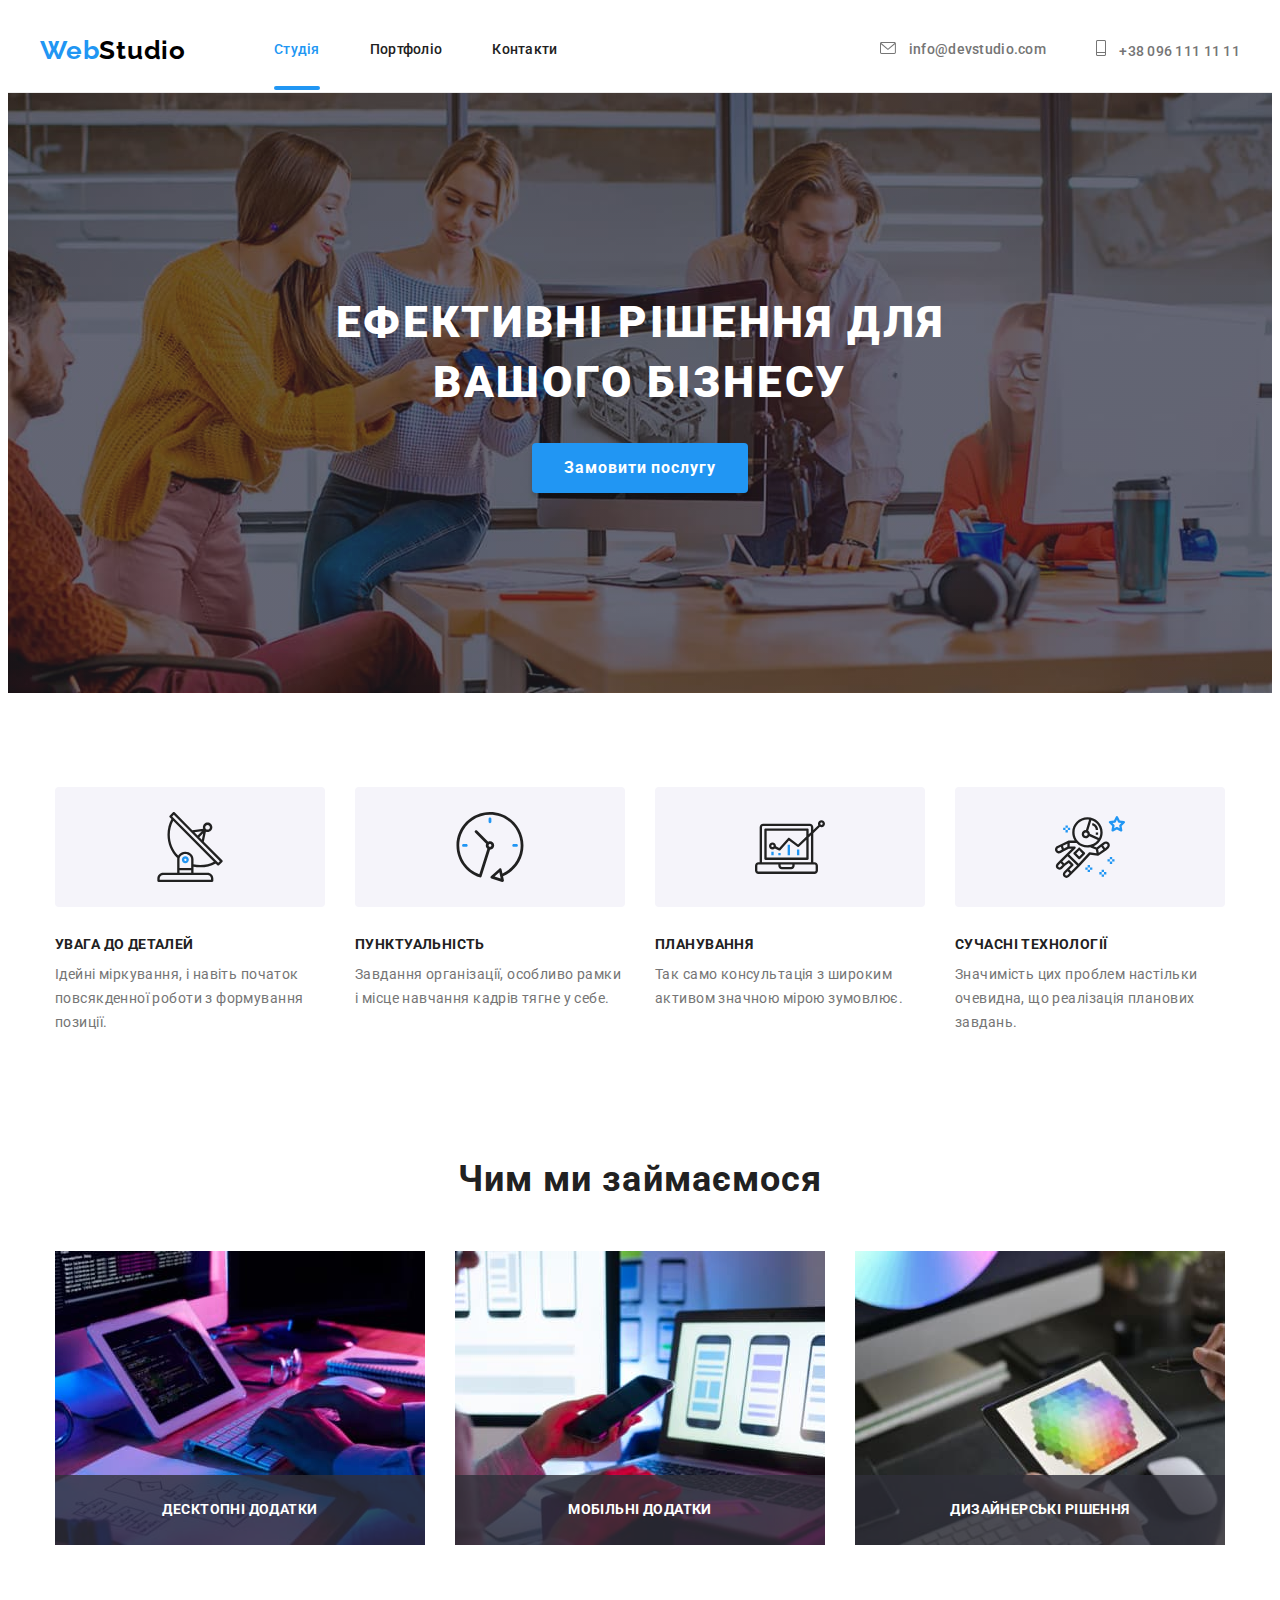
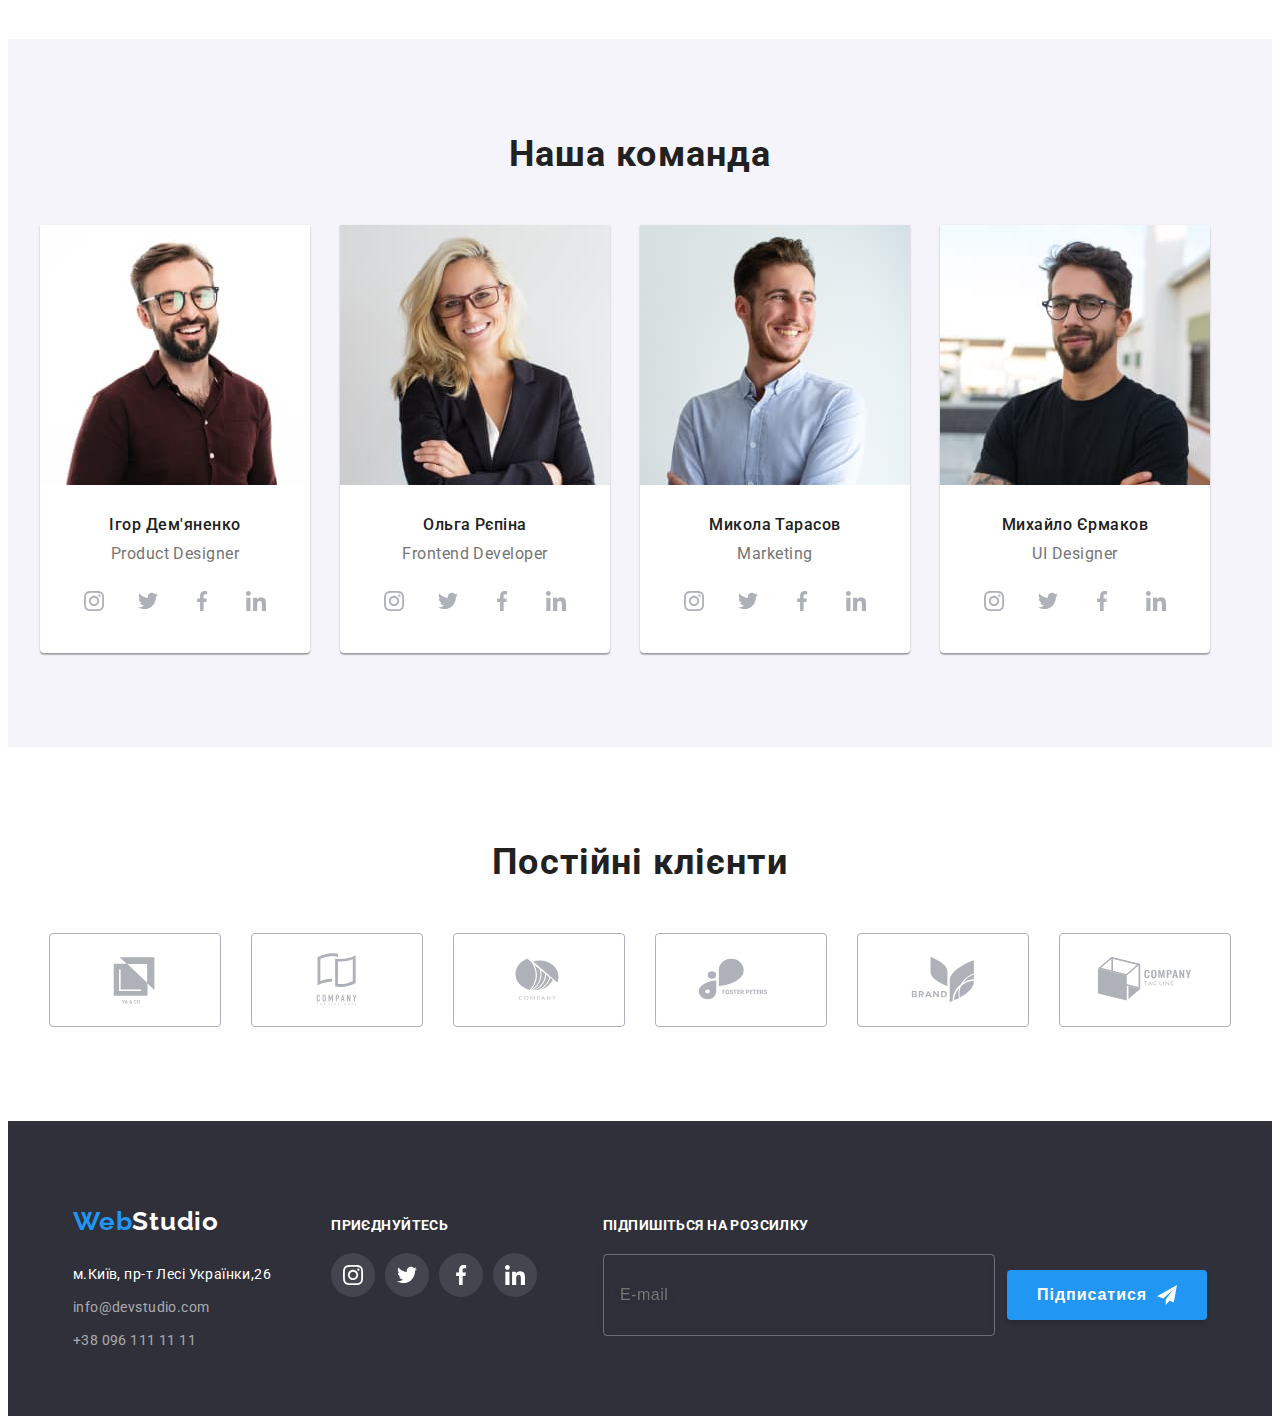
<file: index.html>
<!DOCTYPE html>
<html lang="uk">
	<head>
		<meta charset="UTF-8" />
		<meta http-equiv="X-UA-Compatible" content="IE=edge" />
		<meta name="viewport" content="width=device-width, initial-scale=1.0" />
		<title>Студія</title>
		<link
			href="https://fonts.googleapis.com/css2?family=Raleway:wght@700&family=Roboto:wght@400;500;700;900&display=swap"
			rel="stylesheet"
		/>
		<link
			rel="stylesheet"
			href="https://cdnjs.cloudflare.com/ajax/libs/modern-normalize/1.1.0/modern-normalize.min.css"
			integrity="sha512-wpPYUAdjBVSE4KJnH1VR1HeZfpl1ub8YT/NKx4PuQ5NmX2tKuGu6U/JRp5y+Y8XG2tV+wKQpNHVUX03MfMFn9Q=="
			crossorigin="anonymous"
			referrerpolicy="no-referrer"
		/>
		<link rel="stylesheet" href="./css/styles.css" />
		<link rel="stylesheet" href="./css/main.min.css" />
	</head>
	<body>
		<header class="header">
			<div class="container header__container navigation">
				<a class="logo header-logo" href=""> <span class="logo-part-one">Web</span>Studio</a>
				<button data-menu-open type="button" class="menu-open-btn">
					<svg width="24" height="16">
						<use href="./images/symbol-defs.svg#icon-menu"></use>
					</svg>
				</button>
				
					<nav>
						<ul class="menu navigation">
							<li class="menu__item"><a class="menu__link link current" href="">Студія</a></li>
							<li class="menu__item"><a class="menu__link link" href="./portfolio.html">Портфоліо</a></li>
							<li class="menu__item"><a class="menu__link link" href="">Контакти</a></li>
						</ul>
					</nav>
					<ul class="contacts header__contacts navigation">
						<li class="contacts__item">
							<a class="contacts__link mail link" href="mailto:info@devstudio.com">
								<svg class="contacts__icon" width="16" height="12">
									<use href="./images/symbol-defs.svg#icon-envelope"></use>
								</svg>
								info@devstudio.com</a
							></li
						>
						<li class="contacts__item"
							><a class="contacts__link link" href="tel:+380961111111">
								<svg class="contacts__icon" width="10" height="16">
									<use href="./images/symbol-defs.svg#icon-phone"></use>
								</svg>
								+38 096 111 11 11</a
							></li
						>
					</ul>
				
			</div>
			<div data-menu class="mob-menu is-hidden">
				<div class="mob-menu-top">
					<button data-menu-close type="button" class="menu-close-btn">
						<svg class="mob-menu-icon" width="18" height="18">
							<use href="./images/symbol-defs.svg#icon-close-menu"></use>
						</svg>
					</button>
					<nav>
						<ul class="mob-menu-list mob-navigation">
							<li class="mob-menu__item"><a class="mob-menu__link link" href="">Студія</a></li>
							<li class="mob-menu__item"><a class="mob-menu__link link" href="./portfolio.html">Портфоліо</a></li>
							<li class="mob-menu__item"><a class="mob-menu__link link" href="">Контакти</a></li>
						</ul>
					</nav>
				</div>
				<div class="mob-menu-bottom">
					<ul class="mob-contacts header__contacts mob-navigation">
						<li class="mob-contacts__item"><a class="mob-contacts__link link" href="tel:+380961111111">
								+38 096 111 11 11</a></li>
						<li class="mob-contacts__item">
							<a class="mob-contacts__link cont link" href="mailto:info@devstudio.com">
								info@devstudio.com</a>
						</li>
						
					</ul>
					<ul class="mob-soc-list">
						<li class="mob-soc-item"><a class="mob-soc-link" href="">Instagram</a></li>
						<li class="mob-soc-item"><a class="mob-soc-link" href="">Twitten</a></li>
						<li class="mob-soc-item"><a class="mob-soc-link" href="">Facebook</a></li>
						<li class="mob-soc-item"><a class="mob-soc-link" href="">Linkedln</a></li>
					</ul>
				</div>
			</div>
			</header>
			<main>
				<section class="hero">
					<div class="hero__container container">
						<h1 class="hero__title">Ефективні рішення для вашого бізнесу</h1>
						<button data-modal-open class="hero__btn" type="button">Замовити послугу</button>
					</div>
				</section>
				<section class="about">
					<div class="container">
						<ul class="about__list list">
							<!-- <h2>About</h2> -->
							<li class="about__item">
								<div class="about__item-bg">
									<svg class="about__icon" width="70" height="70">
										<use href="./images/symbol-defs.svg#icon-antenna"></use>
									</svg>
								</div>
								<h3 class="about__title">УВАГА ДО ДЕТАЛЕЙ</h3>
								<p class="about__text">Ідейні міркування, і навіть початок повсякденної роботи з формування позиції.</p>
							</li>
							<li class="about__item">
								<div class="about__item-bg">
									<svg width="70" height="70">
										<use href="./images/symbol-defs.svg#icon-clock"></use>
									</svg>
								</div>
								<h3 class="about__title">ПУНКТУАЛЬНІСТЬ</h3>
								<p class="about__text">Завдання організації, особливо рамки і місце навчання кадрів тягне у себе.</p>
							</li>
							<li class="about__item">
								<div class="about__item-bg">
									<svg width="70" height="70">
										<use href="./images/symbol-defs.svg#icon-diagram"></use>
									</svg>
								</div>
								<h3 class="about__title">ПЛАНУВАННЯ</h3>
								<p class="about__text">Так само консультація з широким активом значною мірою зумовлює.</p>
							</li>
							<li class="about__item">
								<div class="about__item-bg">
									<svg width="70" height="70">
										<use href="./images/symbol-defs.svg#icon-astronaut"></use>
									</svg>
								</div>
								<h3 class="about__title">СУЧАСНІ ТЕХНОЛОГІЇ</h3>
								<p class="about__text">Значимість цих проблем настільки очевидна, що реалізація планових завдань.</p>
							</li>
						</ul>
				</div>
			</section>
			<section class="occupation">
				<div class="container">
					<h2 class="title">Чим ми займаємося</h2>
					<ul class="occupation__list list">
						<li class="occupation__item">
							<div class="occupation__img-thumb">
								<img src="./images/employment-img1.jpg" alt="employment" width="370" height="294" />
								<p class="occipation__img-text">Десктопні додатки</p>
							</div>
						</li>
						<li class="occupation__item">
							<div class="occupation__img-thumb">
								<img src="./images/employment-img2.jpg" alt="employment" width="370" height="294" />
								<p class="occipation__img-text">Мобільні додатки</p>
							</div>
						</li>
						<li class="occupation__item">
							<div class="occupation__img-thumb">
								<img src="./images/employment-img3.jpg" alt="employment" width="370" height="294" />
								<p class="occipation__img-text">Дизайнерські рішення</p>
							</div>
						</li>
					</ul>
				</div>
			</section>
			<section class="team">
				<div class="container container-team">
					<h2 class="title">Наша команда</h2>
					<ul class="team-list list">
						<li class="team-item">
							<picture>
								<source
									srcset="./images/team-img1-desktop-1x.jpg 1x, ./images/team-img1-desktop-2x.jpg 2x"
									media="(min-width: 1200px)"
								/>

								<source
									srcset="./images/team-img1-tab-1x.jpg 1x, ./images/team-img1-tab-2x.jpg 2x"
									media="(min-width: 768px)"
								/>

								<source
									srcset="./images/team-img1-mob-1x.jpg 1x, ./images/team-img1-mob-2x.jpg 2x"
									media="(max-width: 767px)"
								/>

								<img src="./images/team-img1-tab-1x.jpg" alt="team member" height="374" />
							</picture>
							<div class="team-item-content"
								><h3 class="team-title">Ігор Дем'яненко</h3>
								<p class="team-text" lang="en">Product Designer</p>
								<ul class="team-soc-list">
									<li class="team-soc-item">
										<a class="team-soc-link" href="">
											<svg class="team-soc-icon" width="20" height="20">
												<use href="./images/symbol-defs.svg#icon-instagram"></use>
											</svg>
										</a>
									</li>
									<li class="team-soc-item">
										<a class="team-soc-link" href="">
											<svg class="team-soc-icon" width="20" height="20">
												<use href="./images/symbol-defs.svg#icon-twitter"></use>
											</svg>
										</a>
									</li>
									<li class="team-soc-item">
										<a class="team-soc-link" href="">
											<svg class="team-soc-icon" width="20" height="20">
												<use href="./images/symbol-defs.svg#icon-facebook"></use>
											</svg>
										</a>
									</li>
									<li class="team-soc-item">
										<a class="team-soc-link" href="">
											<svg class="team-soc-icon" width="20" height="20">
												<use href="./images/symbol-defs.svg#icon-linkedin"></use>
											</svg>
										</a>
									</li>
								</ul>
							</div>
						</li>
						<li class="team-item">
							<picture>
								<source
									srcset="./images/team-img2-desktop-1x.jpg 1x, ./images/team-img2-desktop-2x.jpg 2x"
									media="(min-width: 1200px)"
								/>

								<source
									srcset="./images/team-img2-tab-1x.jpg 1x, ./images/team-img2-tab-2x.jpg 2x"
									media="(min-width: 768px)"
								/>

								<source
									srcset="./images/team-img2-mob-1x.jpg 1x, ./images/team-img2-mob-2x.jpg 2x"
									media="(max-width: 767px)"
								/>

								<img src="./images/team-img2-tab-1x.jpg" alt="team member" height="374" />
							</picture>
							<div class="team-item-content"
								><h3 class="team-title">Ольга Рєпіна</h3>
								<p class="team-text" lang="en">Frontend Developer</p>
								<ul class="team-soc-list">
									<li class="team-soc-item">
										<a class="team-soc-link" href="">
											<svg class="team-soc-icon" width="20" height="20">
												<use href="./images/symbol-defs.svg#icon-instagram"></use>
											</svg>
										</a>
									</li>
									<li class="team-soc-item">
										<a class="team-soc-link" href="">
											<svg class="team-soc-icon" width="20" height="20">
												<use href="./images/symbol-defs.svg#icon-twitter"></use>
											</svg>
										</a>
									</li>
									<li class="team-soc-item">
										<a class="team-soc-link" href="">
											<svg class="team-soc-icon" width="20" height="20">
												<use href="./images/symbol-defs.svg#icon-facebook"></use>
											</svg>
										</a>
									</li>
									<li class="team-soc-item">
										<a class="team-soc-link" href="">
											<svg class="team-soc-icon" width="20" height="20">
												<use href="./images/symbol-defs.svg#icon-linkedin"></use>
											</svg>
										</a>
									</li>
								</ul>
							</div>
						</li>
						<li class="team-item">
							<picture>
								<source
									srcset="./images/team-img3-desktop-1x.jpg 1x, ./images/team-img3-desktop-2x.jpg 2x"
									media="(min-width: 1200px)"
								/>

								<source
									srcset="./images/team-img3-tab-1x.jpg 1x, ./images/team-img3-tab-2x.jpg 2x"
									media="(min-width: 768px)"
								/>

								<source
									srcset="./images/team-img3-mob-1x.jpg 1x, ./images/team-img3-mob-2x.jpg 2x"
									media="(max-width: 767px)"
								/>

								<img src="./images/team-img3-tab-1x.jpg" alt="team member" height="374" />
							</picture>
							<div class="team-item-content"
								><h3 class="team-title">Микола Тарасов</h3>
								<p class="team-text" lang="en">Marketing</p>
								<ul class="team-soc-list">
									<li class="team-soc-item">
										<a class="team-soc-link" href="">
											<svg class="team-soc-icon" width="20" height="20">
												<use href="./images/symbol-defs.svg#icon-instagram"></use>
											</svg>
										</a>
									</li>
									<li class="team-soc-item">
										<a class="team-soc-link" href="">
											<svg class="team-soc-icon" width="20" height="20">
												<use href="./images/symbol-defs.svg#icon-twitter"></use>
											</svg>
										</a>
									</li>
									<li class="team-soc-item">
										<a class="team-soc-link" href="">
											<svg class="team-soc-icon" width="20" height="20">
												<use href="./images/symbol-defs.svg#icon-facebook"></use>
											</svg>
										</a>
									</li>
									<li class="team-soc-item">
										<a class="team-soc-link" href="">
											<svg class="team-soc-icon" width="20" height="20">
												<use href="./images/symbol-defs.svg#icon-linkedin"></use>
											</svg>
										</a>
									</li>
								</ul>
							</div>
						</li>
						<li class="team-item">
							<picture>
								<source
									srcset="./images/team-img4-desktop-1x.jpg 1x, ./images/team-img4-desktop-2x.jpg 2x"
									media="(min-width: 1200px)"
								/>

								<source
									srcset="./images/team-img4-tab-1x.jpg 1x, ./images/team-img4-tab-2x.jpg 2x"
									media="(min-width: 768px)"
								/>

								<source
									srcset="./images/team-img4-mob-1x.jpg 1x, ./images/team-img4-mob-2x.jpg 2x"
									media="(max-width: 767px)"
								/>

								<img src="./images/team-img4-tab-1x.jpg" alt="team member" height="374" />
							</picture>
							<div class="team-item-content"
								><h3 class="team-title">Михайло Єрмаков</h3>
								<p class="team-text" lang="en">UI Designer</p>
								<ul class="team-soc-list">
									<li class="team-soc-item">
										<a class="team-soc-link" href="">
											<svg class="team-soc-icon" width="20" height="20">
												<use href="./images/symbol-defs.svg#icon-instagram"></use>
											</svg>
										</a>
									</li>
									<li class="team-soc-item">
										<a class="team-soc-link" href="">
											<svg class="team-soc-icon" width="20" height="20">
												<use href="./images/symbol-defs.svg#icon-twitter"></use>
											</svg>
										</a>
									</li>
									<li class="team-soc-item">
										<a class="team-soc-link" href="">
											<svg class="team-soc-icon" width="20" height="20">
												<use href="./images/symbol-defs.svg#icon-facebook"></use>
											</svg>
										</a>
									</li>
									<li class="team-soc-item">
										<a class="team-soc-link" href="">
											<svg class="team-soc-icon" width="20" height="20">
												<use href="./images/symbol-defs.svg#icon-linkedin"></use>
											</svg>
										</a>
									</li>
								</ul>
							</div>
						</li>
					</ul>
				</div>
			</section>
			<section class="clients">
				<div class="container">
					<h2 class="title">Постійні клієнти</h2>
					<ul class="clients-list list">
						<li class="clients-item">
							<a class="clients-link" href="">
								<svg class="clients-icon" width="106" height="60">
									<use href="./images/symbol-defs.svg#icon-Logo1"></use>
								</svg> </a
						></li>
						<li class="clients-item">
							<a class="clients-link" href="">
								<svg class="clients-icon" width="106" height="60">
									<use href="./images/symbol-defs.svg#icon-Logo2"></use>
								</svg> </a
						></li>
						<li class="clients-item">
							<a class="clients-link" href="">
								<svg class="clients-icon" width="106" height="60">
									<use href="./images/symbol-defs.svg#icon-Logo3"></use>
								</svg> </a
						></li>
						<li class="clients-item">
							<a class="clients-link" href="">
								<svg class="clients-icon" width="106" height="60">
									<use href="./images/symbol-defs.svg#icon-Logo4"></use>
								</svg> </a
						></li>
						<li class="clients-item">
							<a class="clients-link" href="">
								<svg class="clients-icon" width="106" height="60">
									<use href="./images/symbol-defs.svg#icon-Logo5"></use>
								</svg> </a
						></li>
						<li class="clients-item">
							<a class="clients-link" href="">
								<svg class="clients-icon" width="106" height="60">
									<use href="./images/symbol-defs.svg#icon-Logo6"></use>
								</svg> </a
						></li>
					</ul>
				</div>
			</section>
		</main>
		<footer class="footer">
			<div class="container container-footer">
				<div class="footer-tab">
					<div class="container-adress">
						<a class="logo footer-logo" href=""> <span class="logo-part-one">Web</span>Studio</a>
						<address>
							<ul class="footer-list list">
								<li class="footer-item">
									<a class="footer-item link contacts-address" href="https://goo.gl/maps/geFY9pYuJp3y2TrKA"
										target="_blank" rel="noopener noreferrer">
										м.Київ, пр-т Лесі Українки,26</a>
								</li>
								<li class="footer-item">
									<a class="footer-item-mail link contacts-address" href="mailto:info@devstudio.com">
										info@devstudio.com</a>
								</li>
								<li class="footer-item">
									<a class="footer-item-tel link contacts-address" href="tel:+380961111111">+38 096 111 11 11</a>
								</li>
							</ul>
						</address>
					</div>
					<div class="container-footer-second">
						<p class="footer-soc-title">приєднуйтесь</p>
						<ul class="list">
							<li class="team-soc-item">
								<a class="team-soc-link" href="">
									<svg class="team-soc-icon" width="20" height="20">
										<use href="./images/symbol-defs.svg#icon-instagram"></use>
									</svg>
								</a>
							</li>
							<li class="team-soc-item">
								<a class="team-soc-link" href="">
									<svg class="team-soc-icon" width="20" height="20">
										<use href="./images/symbol-defs.svg#icon-twitter"></use>
									</svg>
								</a>
							</li>
							<li class="team-soc-item">
								<a class="team-soc-link" href="">
									<svg class="team-soc-icon" width="20" height="20">
										<use href="./images/symbol-defs.svg#icon-facebook"></use>
									</svg>
								</a>
							</li>
							<li class="team-soc-item">
								<a class="team-soc-link" href="">
									<svg class="team-soc-icon" width="20" height="20">
										<use href="./images/symbol-defs.svg#icon-linkedin"></use>
									</svg>
								</a>
							</li>
						</ul>
					</div>
				</div>
		
				<div class="footer-subscribe">
					<form class="subscription-box">
						<div class="footer-input-box">
							<label for="mail" class="footer-label">Підпишіться на розсилку</label>
							<input type="email" name="email" class="footer-input" placeholder="E-mail" id="mail" />
						</div>
						<button type="submit" class="footer-btn">Підписатися
							<svg class="icon-send" width="24" height="24">
								<use href="./images/symbol-defs.svg#icon-icon-send"></use>
							</svg>
						</button>
					</form>
				</div>
			</div>
		</footer>
		<div class="backdrop is-hidden" data-modal>
			<div class="modal">
				<button data-modal-close class="btn-close">
					<svg width="18" height="18">
						<use href="./images/symbol-defs.svg#icon-close"></use>
					</svg>
				</button>
				<p class="modal-title">Залиште свої дані, ми вам передзвонимо</p>
				<form class="form-box">
					<label class="modal-label" for="user-name">Ім'я</label>
					<div class="input-wrap">
						<input class="modal-input" type="text" name="name" id="user-name" required />
						<svg class="modal-input-icon" width="18" height="18">
							<use href="./images/symbol-defs.svg#icon-person-form"></use>
						</svg>
					</div>

					<label class="modal-label" for="user-tel">Телефон</label>
					<div class="input-wrap">
						<input class="modal-input" type="tel" name="tel" id="user-tel" required />
						<svg class="modal-input-icon" width="18" height="18">
							<use href="./images/symbol-defs.svg#icon-phone-form"></use>
						</svg>
					</div>

					<label class="modal-label" for="user-email">Пошта</label>
					<div class="input-wrap">
						<input class="modal-input" type="email" name="email" id="user-email" required />
						<svg class="modal-input-icon" width="18" height="18">
							<use href="./images/symbol-defs.svg#icon-email-form"></use>
						</svg>
					</div>

					<label class="modal-label" for="comment">Коментар</label>
					<textarea name="comment" id="comment" class="comment-box" placeholder="Введіть текст"></textarea>

					<input type="checkbox" class="input-check visually-hidden" name="privacy" value="true" id="privacy" />
					<label for="privacy" class="check-text"
						>Погоджуюся з розсилкою та приймаю <a class="link-policy" href="">Умови договору</a></label
					>

					<button class="modal-btn" type="submit">Відправити</button>
				</form>
			</div>
		</div>
		<script src="./js/modal.js"></script>
		<script src="./js/menu.js"></script>
		
	</body>
</html>
</file>
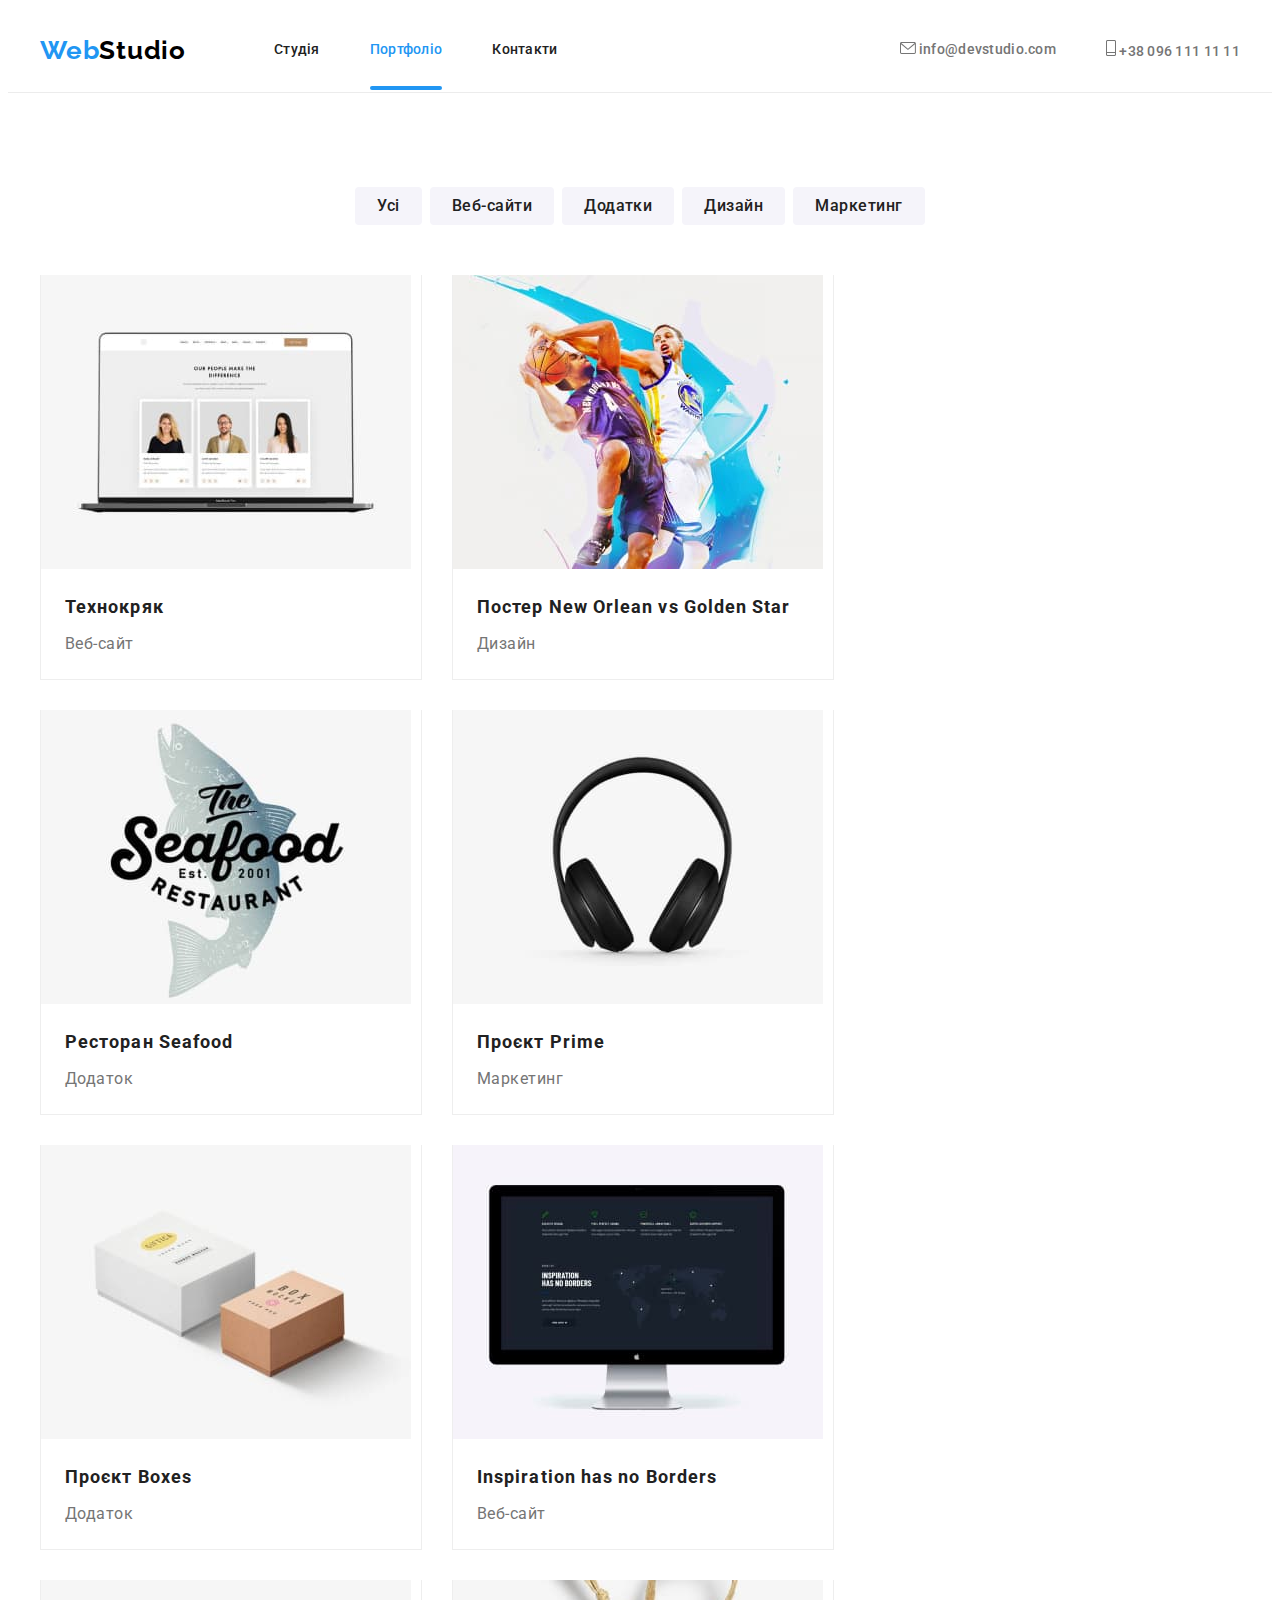
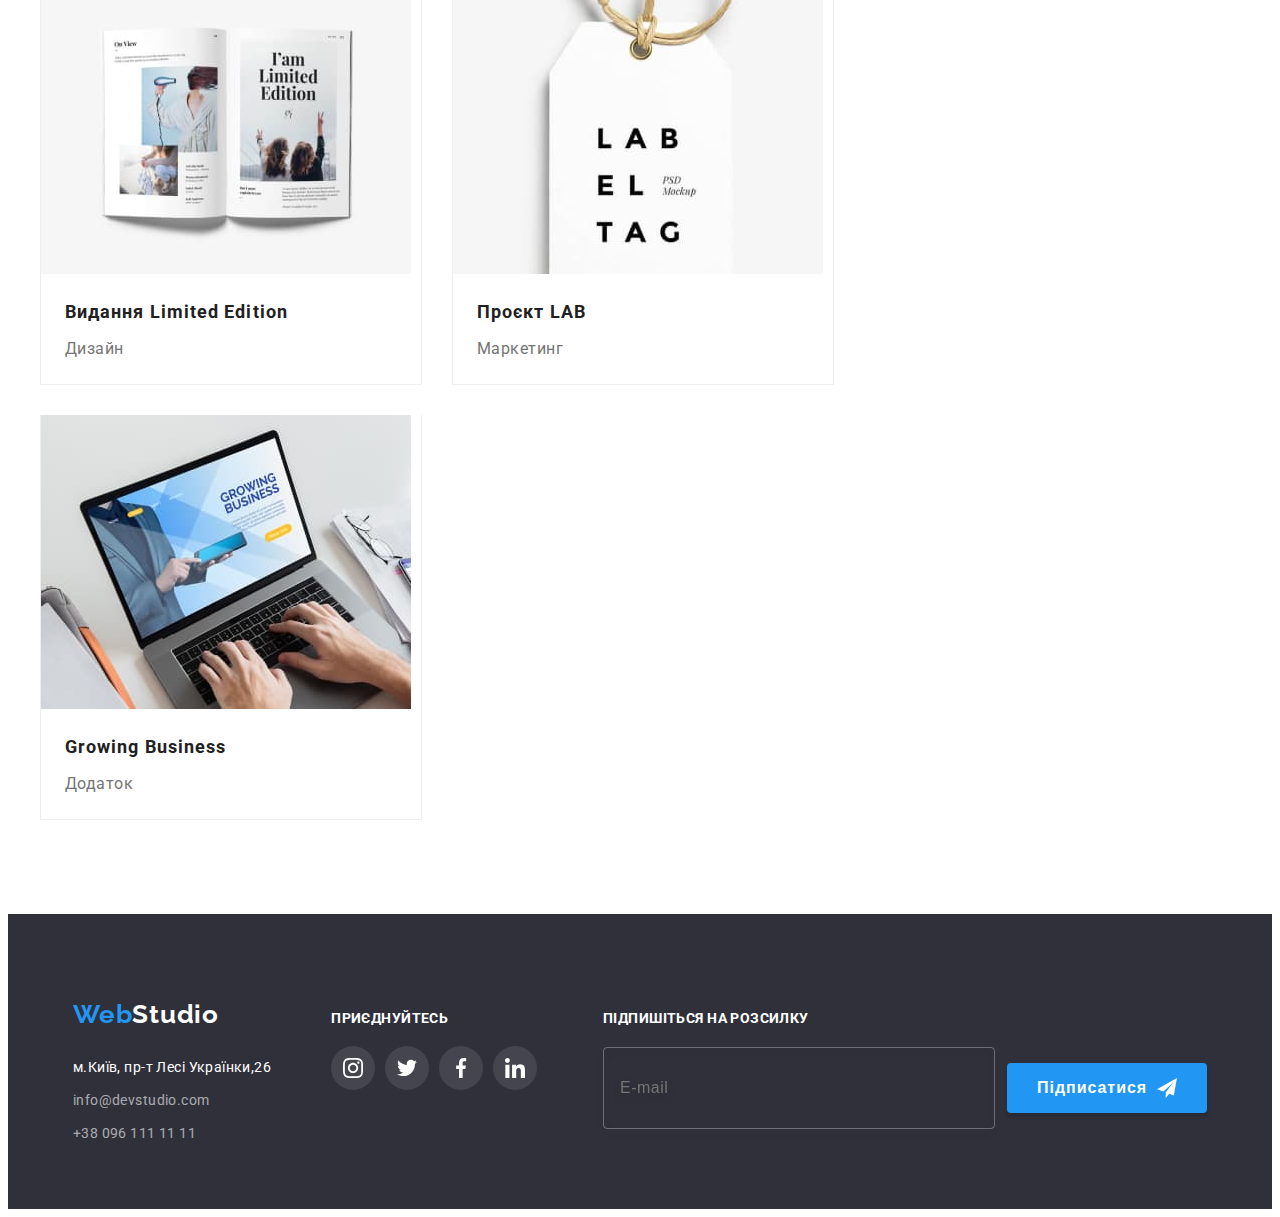
<file: portfolio.html>
<!DOCTYPE html>
<html lang="uk">
	<head>
		<meta charset="UTF-8" />
		<meta http-equiv="X-UA-Compatible" content="IE=edge" />
		<meta name="viewport" content="width=device-width, initial-scale=1.0" />
		<title>Студія</title>
		<link
			href="https://fonts.googleapis.com/css2?family=Raleway:wght@700&family=Roboto:wght@400;500;700;900&display=swap"
			rel="stylesheet"
		/>
		<link
			rel="stylesheet"
			href="https://cdnjs.cloudflare.com/ajax/libs/modern-normalize/1.1.0/modern-normalize.min.css"
			integrity="sha512-wpPYUAdjBVSE4KJnH1VR1HeZfpl1ub8YT/NKx4PuQ5NmX2tKuGu6U/JRp5y+Y8XG2tV+wKQpNHVUX03MfMFn9Q=="
			crossorigin="anonymous"
			referrerpolicy="no-referrer"
		/>
		<link rel="stylesheet" href="./css/main.min.css" />
	</head>
	<body>
		<header class="header">
			<div class="container header__container navigation">
				<a class="logo" href=""> <span class="logo-part-one">Web</span>Studio</a>
				<nav>
					<ul class="menu navigation">
						<li class="menu__item"><a class="menu__link link" href="./index.html">Студія</a></li>
						<li class="menu__item"><a class="menu__link link current" href="./portfolio.html">Портфоліо</a></li>
						<li class="menu__item"><a class="menu__link link" href="">Контакти</a></li>
					</ul>
				</nav>
				<ul class="contacts header__contacts navigation">
					<li class="contacts__item">
						<a class="contacts__link cont link" href="mailto:info@devstudio.com">
							<svg class="contacts__item" width="16" height="12">
								<use href="./images/symbol-defs.svg#icon-envelope"></use>
							</svg>
							info@devstudio.com</a>
					</li>
					<li class="contacts__item"><a class="contacts__link link" href="tel:+380961111111">
							<svg class="contacts__item" width="10" height="16">
								<use href="./images/symbol-defs.svg#icon-phone"></use>
							</svg>
							+38 096 111 11 11</a></li>
				</ul>
			</div>
		</header>
		<main>
			<section class="hero-portfolio">
				<h1 class="visually-hidden">Portfolio</h1>
				<div class="container container-portfolio">
					<ul class="portfolio-list list">
						<li class="portfolio-item"><button class="portfolio-btn" type="button">Усі</button></li>
						<li class="portfolio-item"><button class="portfolio-btn" type="button">Веб-сайти</button></li>
						<li class="portfolio-item"><button class="portfolio-btn" type="button">Додатки</button></li>
						<li class="portfolio-item"><button class="portfolio-btn" type="button">Дизайн</button></li>
						<li class="portfolio-item"><button class="portfolio-btn" type="button">Маркетинг</button></li>
					</ul>
					<ul class="portfolio-information-list list">
						<li class="portfolio-information-item">
							<div class="portfolio-thumb">
								<img src="./images/portfolio-img1.jpg" alt="портфоліо-фото" />
								<p class="portfolio-img-text"
									>Ресурс пропонує комплексні пропозиції з різним рівнем функціоналу та сервісів. Все це дозволить
									відвідувачу отримати вичерпні відомості про компанію чи приватну особу.</p
								>
							</div>
							<div class="portfolio-item-content"
								><h2 class="portfolio-information-title">Технокряк</h2>
								<p class="portfolio-information-text">Веб-сайт</p>
							</div>
						</li>
						<li class="portfolio-information-item">
							<div class="portfolio-thumb"
								><img src="./images/portfolio-img2.jpg" alt="портфоліо-фото" />
								<p class="portfolio-img-text"
									>Ресурс пропонує комплексні пропозиції з різним рівнем функціоналу та сервісів. Все це дозволить
									відвідувачу отримати вичерпні відомості про компанію чи приватну особу.</p
								>
							</div>
							<div class="portfolio-item-content"
								><h2 class="portfolio-information-title">Постер New Orlean vs Golden Star</h2>
								<p class="portfolio-information-text">Дизайн</p></div
							>
						</li>
						<li class="portfolio-information-item">
							<div class="portfolio-thumb"
								><img src="./images/portfolio-img3.jpg" alt="портфоліо-фото" />
								<p class="portfolio-img-text"
									>Ресурс пропонує комплексні пропозиції з різним рівнем функціоналу та сервісів. Все це дозволить
									відвідувачу отримати вичерпні відомості про компанію чи приватну особу.</p
								>
							</div>

							<div class="portfolio-item-content">
								<h2 class="portfolio-information-title">Ресторан Seafood</h2>
								<p class="portfolio-information-text">Додаток</p></div
							>
						</li>
						<li class="portfolio-information-item">
							<div class="portfolio-thumb"
								><img src="./images/portfolio-img4.jpg" alt="портфоліо-фото" />
								<p class="portfolio-img-text"
									>Ресурс пропонує комплексні пропозиції з різним рівнем функціоналу та сервісів. Все це дозволить
									відвідувачу отримати вичерпні відомості про компанію чи приватну особу.</p
								>
							</div>

							<div class="portfolio-item-content"
								><h2 class="portfolio-information-title">Проєкт Prime</h2>
								<p class="portfolio-information-text">Маркетинг</p></div
							>
						</li>
						<li class="portfolio-information-item">
							<div class="portfolio-thumb"
								><img src="./images/portfolio-img5.jpg" alt="портфоліо-фото" />
								<p class="portfolio-img-text"
									>Ресурс пропонує комплексні пропозиції з різним рівнем функціоналу та сервісів. Все це дозволить
									відвідувачу отримати вичерпні відомості про компанію чи приватну особу.</p
								>
							</div>

							<div class="portfolio-item-content"
								><h2 class="portfolio-information-title">Проєкт Boxes</h2>
								<p class="portfolio-information-text">Додаток</p></div
							>
						</li>
						<li class="portfolio-information-item">
							<div class="portfolio-thumb"
								><img src="./images/portfolio-img6.jpg" alt="портфоліо-фото" />
								<p class="portfolio-img-text"
									>Ресурс пропонує комплексні пропозиції з різним рівнем функціоналу та сервісів. Все це дозволить
									відвідувачу отримати вичерпні відомості про компанію чи приватну особу.</p
								>
							</div>

							<div class="portfolio-item-content"
								><h2 class="portfolio-information-title">Inspiration has no Borders</h2>
								<p class="portfolio-information-text">Веб-сайт</p></div
							>
						</li>
						<li class="portfolio-information-item">
							<div class="portfolio-thumb"
								><img src="./images/portfolio-img7.jpg" alt="портфоліо-фото" />
								<p class="portfolio-img-text"
									>Ресурс пропонує комплексні пропозиції з різним рівнем функціоналу та сервісів. Все це дозволить
									відвідувачу отримати вичерпні відомості про компанію чи приватну особу.</p
								>
							</div>

							<div class="portfolio-item-content"
								><h2 class="portfolio-information-title">Видання Limited Edition</h2>
								<p class="portfolio-information-text">Дизайн</p></div
							>
						</li>
						<li class="portfolio-information-item">
							<div class="portfolio-thumb"
								><img src="./images/portfolio-img8.jpg" alt="портфоліо-фото" />
								<p class="portfolio-img-text"
									>Ресурс пропонує комплексні пропозиції з різним рівнем функціоналу та сервісів. Все це дозволить
									відвідувачу отримати вичерпні відомості про компанію чи приватну особу.</p
								>
							</div>

							<div class="portfolio-item-content">
								<h2 class="portfolio-information-title">Проєкт LAB</h2>
								<p class="portfolio-information-text">Маркетинг</p></div
							>
						</li>
						<li class="portfolio-information-item">
							<div class="portfolio-thumb"
								><img src="./images/portfolio-img9.jpg" alt="портфоліо-фото" />
								<p class="portfolio-img-text"
									>Ресурс пропонує комплексні пропозиції з різним рівнем функціоналу та сервісів. Все це дозволить
									відвідувачу отримати вичерпні відомості про компанію чи приватну особу.</p
								>
							</div>

							<div class="portfolio-item-content">
								<h2 class="portfolio-information-title">Growing Business</h2>
								<p class="portfolio-information-text">Додаток</p></div
							>
						</li>
					</ul>
				</div>
			</section>
		</main>
		<footer class="footer">
			<div class="container container-footer">
				<div class="footer-tab">
					<div class="container-adress">
						<a class="logo footer-logo" href=""> <span class="logo-part-one">Web</span>Studio</a>
						<address>
							<ul class="footer-list list">
								<li class="footer-item">
									<a class="footer-item link contacts-address" href="https://goo.gl/maps/geFY9pYuJp3y2TrKA"
										target="_blank" rel="noopener noreferrer">
										м.Київ, пр-т Лесі Українки,26</a>
								</li>
								<li class="footer-item">
									<a class="footer-item-mail link contacts-address" href="mailto:info@devstudio.com">
										info@devstudio.com</a>
								</li>
								<li class="footer-item">
									<a class="footer-item-tel link contacts-address" href="tel:+380961111111">+38 096 111 11
										11</a>
								</li>
							</ul>
						</address>
					</div>
					<div class="container-footer-second">
						<p class="footer-soc-title">приєднуйтесь</p>
						<ul class="list">
							<li class="team-soc-item">
								<a class="team-soc-link" href="">
									<svg class="team-soc-icon" width="20" height="20">
										<use href="./images/symbol-defs.svg#icon-instagram"></use>
									</svg>
								</a>
							</li>
							<li class="team-soc-item">
								<a class="team-soc-link" href="">
									<svg class="team-soc-icon" width="20" height="20">
										<use href="./images/symbol-defs.svg#icon-twitter"></use>
									</svg>
								</a>
							</li>
							<li class="team-soc-item">
								<a class="team-soc-link" href="">
									<svg class="team-soc-icon" width="20" height="20">
										<use href="./images/symbol-defs.svg#icon-facebook"></use>
									</svg>
								</a>
							</li>
							<li class="team-soc-item">
								<a class="team-soc-link" href="">
									<svg class="team-soc-icon" width="20" height="20">
										<use href="./images/symbol-defs.svg#icon-linkedin"></use>
									</svg>
								</a>
							</li>
						</ul>
					</div>
				</div>
		
				<div class="footer-subscribe">
					<form class="subscription-box">
						<div class="footer-input-box">
							<label for="mail" class="footer-label">Підпишіться на розсилку</label>
							<input type="email" name="email" class="footer-input" placeholder="E-mail" id="mail" />
						</div>
						<button type="submit" class="footer-btn">Підписатися
							<svg class="icon-send" width="24" height="24">
								<use href="./images/symbol-defs.svg#icon-icon-send"></use>
							</svg>
						</button>
					</form>
				</div>
			</div>
		</footer>
	</body>
</html>
</file>
<file: css/styles.css>
/* --------------------body-------------------- */

/*------------------- Header -------------------*/







/* ----------------------HERO------------------------*/

/* --------------About---------------- */


/* ------------------------Чим ми займаємось-------------- */

/* -------------------team----------------------- */


/* ----------------CLIENTS--------------- */


/* -------------Footer-------------- */

/* --------------------------MODAL------------------------- */

/* -------------Portfolio------------- */
</file>
<file: css/main.min.css>
:root{--top-color: #000000;--common-color: #ffffff;--title-common-color: #212121;--contact-color: #757575;--active-link-color: #2196f3;--background-common-color: #2f303a}p,h1,h2,h3,h4,h5,h6{margin:0}ul,ol{margin:0;padding-left:0;list-style:none}button{cursor:pointer}address{font-style:normal}body{background-color:var(--common-color);font-family:"Roboto",sans-serif;color:var(--top-color)}.list{list-style:none}.link{text-decoration:none}.header{border-bottom:1px solid #ececec}.header__container{padding:0 10px}.navigation{display:flex;align-items:center;justify-content:space-between}@media screen and (min-width: 768px){.navigation{display:flex}}.menu{display:none;gap:50px}@media screen and (min-width: 768px){.menu{display:flex}}@media screen and (min-width: 1200px){.menu{display:flex}}.menu-open-btn{display:block;margin-left:auto;border:none;background-color:rgba(0,0,0,0)}@media screen and (min-width: 768px){.menu-open-btn{display:none}}.menu__link{position:relative}.menu__link.current::after{content:"";left:0;bottom:0;position:absolute;display:block;width:100%;height:4px;background-color:var(--active-link-color);border-radius:2px}.header__contacts{margin-left:auto;gap:50px}.header__contacts a{transition:color 250ms cubic-bezier(0.4, 0, 0.2, 1)}.header__contacts a:hover,.header__contacts a:focus{color:var(--active-link-color)}@media screen and (min-width: 768px){.menu__link{padding:0;font-size:14px;line-height:1.16;padding:32px 0}}@media screen and (min-width: 1200px){.menu__link{font-weight:500;font-size:14px;line-height:1.14;letter-spacing:.02em;color:var(--title-common-color);padding:32px 0;display:block;transition:color 250ms cubic-bezier(0.4, 0, 0.2, 1)}.menu__link:hover{color:#2196f3}}@media screen and (min-width: 768px){.contacts__link{padding:0;font-size:12px;line-height:1.16}}@media screen and (min-width: 1200px){.contacts__link{font-weight:500;font-size:14px;line-height:1.14;letter-spacing:.02em;color:var(--title-common-color);padding:32px 0;display:block;transition:color 250ms cubic-bezier(0.4, 0, 0.2, 1)}.contacts__link:hover{color:#2196f3}}.contacts{display:none}@media screen and (min-width: 768px){.contacts{display:block}}@media screen and (min-width: 1200px){.contacts{display:flex}}.contacts__link{color:var(--contact-color)}.contacts__item:not(:last-child){margin-bottom:10px}@media screen and (min-width: 1200px){.contacts__item:not(:last-child){margin-bottom:0}}.contacts__icon{margin-right:10px}.menu__link:hover,.contacts__item,.menu__link:focus,.contacts__item{fill:currentColor}.menu-open-btn{margin-left:auto}.mob-menu{position:absolute;top:0;background-color:#fff;width:100vw;height:100vh;padding-top:10px;padding-bottom:48px;padding-left:20px;padding-right:20px;display:flex;flex-direction:column;justify-content:space-between;overflow:auto}.mob-menu-icon{transition:fill 250ms cubic-bezier(0.4, 0, 0.2, 1)}.mob-menu-icon:hover,.mob-menu-icon:focus{fill:var(--active-link-color)}.menu-close-btn{display:block;margin-left:auto;border:none;background-color:rgba(0,0,0,0);cursor:pointer}.mob-menu__item:not(:last-child){margin-bottom:32px}.mob-menu__link{font-weight:500;font-size:40px;line-height:1.18;letter-spacing:.02em;color:#212121}.mob-contacts{margin-bottom:64px}.mob-contacts__item:not(:last-child){margin-bottom:32px}.mob-contacts__link{font-weight:500;font-size:24px;line-height:1.17;letter-spacing:.02em;color:#757575}.mob-soc-list{display:flex;position:relative;gap:20px}.mob-soc-item:not(:last-child)::after{display:inline-block;content:"";width:1px;height:22px;background-color:rgba(33,33,33,.2);position:absolute;margin-left:10px}.mob-soc-link{text-decoration:none;font-weight:500;font-size:18px;line-height:1.22;letter-spacing:.02em;color:#2196f3}.mob-menu.is-hidden{visibility:hidden;opacity:0}.logo{font-family:"Raleway",sans-serif;font-style:normal;font-weight:700;font-size:24px;line-height:1.16;letter-spacing:.03em;color:var(--top-color);text-decoration:none;margin-right:88px;padding:25px 0}@media screen and (min-width: 1200px){.logo{font-size:26px;line-height:1.19}}.logo-part-one{color:var(--active-link-color)}.hero{background-color:var(--background-common-color);background-image:linear-gradient(rgba(47, 48, 58, 0.4), rgba(47, 48, 58, 0.4)),url(../images/hero-bg.jpg);background-repeat:no-repeat;background-position:center;background-size:cover;padding:118px 0}@media screen and (min-width: 480px){.hero{background-image:linear-gradient(rgba(47, 48, 58, 0.4), rgba(47, 48, 58, 0.4)),url(../images/Hero-img-mob.jpg)}}@media screen and (min-width: 480px)and (min-device-pixel-ratio: 2),screen and (min-width: 480px)and (-webkit-min-device-pixel-ratio: 2),screen and (min-width: 480px)and (min-resolution: 192dpi),screen and (min-width: 480px)and (min-resolution: 2dppx){.hero{background-image:linear-gradient(rgba(47, 48, 58, 0.4), rgba(47, 48, 58, 0.4)),url(../images/Hero-img-mob-2x.jpg)}}@media screen and (min-width: 768px){.hero{background-image:linear-gradient(rgba(47, 48, 58, 0.4), rgba(47, 48, 58, 0.4)),url(../images/Hero-img-tablet.jpg)}}@media screen and (min-width: 768px)and (min-device-pixel-ratio: 2),screen and (min-width: 768px)and (-webkit-min-device-pixel-ratio: 2),screen and (min-width: 768px)and (min-resolution: 192dpi),screen and (min-width: 768px)and (min-resolution: 2dppx){.hero{background-image:linear-gradient(rgba(47, 48, 58, 0.4), rgba(47, 48, 58, 0.4)),url(../images/Hero-img-tablet-2x.jpg)}}@media screen and (min-width: 1200px){.hero{padding:200px 0;background-image:linear-gradient(rgba(47, 48, 58, 0.4), rgba(47, 48, 58, 0.4)),url(../images/Hero-img-desktop.jpg)}}@media screen and (min-width: 1200px)and (min-device-pixel-ratio: 2),screen and (min-width: 1200px)and (-webkit-min-device-pixel-ratio: 2),screen and (min-width: 1200px)and (min-resolution: 192dpi),screen and (min-width: 1200px)and (min-resolution: 2dppx){.hero{background-image:linear-gradient(rgba(47, 48, 58, 0.4), rgba(47, 48, 58, 0.4)),url(../images/Hero-img-desktop-2x.jpg)}}.hero__container{align-items:center;justify-content:center}.hero__title{font-weight:900;font-size:26px;line-height:1.62;text-align:center;letter-spacing:.06em;text-transform:uppercase;color:var(--common-color);margin-left:auto;margin-right:auto;margin-bottom:30px}@media screen and (min-width: 768px){.hero__title{max-width:360px}}@media screen and (min-width: 1200px){.hero__title{font-size:44px;line-height:1.36;max-width:696px}}.hero__btn{font-family:inherit;font-style:normal;font-weight:700;font-size:16px;line-height:1.88;letter-spacing:.06em;color:var(--common-color);background-color:var(--active-link-color);display:block;margin:0 auto;padding:10px 32px;background:#2196f3;box-shadow:0px 4px 4px rgba(0,0,0,.15);border-radius:4px;min-width:200px;border:none;transition:background-color 250ms cubic-bezier(0.4, 0, 0.2, 1)}@media screen and (min-width: 1200px){.hero__btn{min-width:216px}}.hero__btn:hover,.hero__btn:focus{background-color:#188ce8}.about{padding:60px 0}@media screen and (min-width: 1200px){.about{padding:94px 0}}.about__item-bg{background:#f5f4fa;border-radius:4px;height:120px;display:flex;justify-content:center;align-items:center}.occupation{padding-bottom:94px}@media screen and (min-width: 768px){.about__list{display:flex;flex-wrap:wrap;gap:30px;justify-content:center}}@media screen and (min-width: 1200px){.about__list{display:flex}}.about__item{width:100%}@media screen and (min-width: 480px){.about__item{max-width:450px}}@media screen and (min-width: 768px){.about__item{width:calc(50% - 30px)}}@media screen and (min-width: 1200px){.about__item{max-width:270px}}.about__title{font-weight:700;font-size:14px;line-height:1.14;letter-spacing:.03em;text-transform:uppercase;color:var(--title-common-color);margin-bottom:10px;margin-top:30px;text-align:center}@media screen and (min-width: 768px){.about__title{text-align:start}}@media screen and (min-width: 1200px){.about__title{text-align:start}}.about__text{font-weight:400;font-size:14px;line-height:1.71;letter-spacing:.03em;color:var(--contact-color);margin-bottom:30px}@media screen and (min-width: 768px){.about__text{min-width:270px}}@media screen and (min-width: 1200px){.about__text{min-width:270px}}.title{font-weight:700;font-size:36px;line-height:1.17;text-align:center;letter-spacing:.03em;color:var(--title-common-color);margin-bottom:50px}.occupation{display:none}@media screen and (min-width: 1200px){.occupation{display:flex}}.occupation__img-thumb{position:relative;width:370px}.occupation__list{display:flex;justify-content:center;gap:30px;flex-basis:calc(33.3333333333% - 60px)}.occipation__img-text{position:absolute;bottom:0;left:0;font-style:normal;font-weight:700;font-size:14px;line-height:1.14;letter-spacing:.03em;text-transform:uppercase;color:var(--common-color);width:100%;height:70px;background:rgba(47,48,58,.8);display:flex;align-items:center;justify-content:center}.team{background:#f5f4fa;padding:60px 0}@media screen and (min-width: 1200px){.team{padding:94px 0}}.team .title{font-weight:700;font-size:28px;line-height:1.18}@media screen and (min-width: 1200px){.team .title{font-size:36px;line-height:1.17}}.team-list{display:flex;flex-wrap:wrap;gap:30px}@media screen and (min-width: 1200px){.team-list{display:flex;gap:30px}}.team-item{background:var(--common-color);box-shadow:0px 1px 3px rgba(0,0,0,.12),0px 1px 1px rgba(0,0,0,.14),0px 2px 1px rgba(0,0,0,.2);border-radius:0px 0px 4px 4px}@media screen and (min-width: 768px){.team-item{width:352px}}@media screen and (min-width: 1200px){.team-item{width:calc(25% - 30px)}}.team-soc-list{display:flex;justify-content:center;gap:10px}.team-soc-link{display:flex;align-items:center;width:44px;height:44px;border-radius:50%;justify-content:center;transition:background-color 250ms cubic-bezier(0.4, 0, 0.2, 1)}.team-soc-link:hover,.team-soc-link:focus{background-color:#2196f3}.team-soc-link:hover .team-soc-icon,.team-soc-link:focus .team-soc-icon{fill:var(--common-color)}.team-soc-icon{fill:#afb1b8;transition:fill 250ms cubic-bezier(0.4, 0, 0.2, 1)}.team-item-content{padding-top:30px;padding-bottom:30px}.team-title{font-weight:500;font-size:16px;line-height:1.19;text-align:center;letter-spacing:.03em;color:var(--title-common-color);margin-bottom:10px}.team-text{font-weight:400;font-size:16px;line-height:1.19;text-align:center;letter-spacing:.03em;color:var(--contact-color);margin-bottom:16px}.clients{padding:60px 0}@media screen and (min-width: 1200px){.clients{padding:94px 0}}.clients .title{font-weight:700;font-size:28px;line-height:1.18}@media screen and (min-width: 1200px){.clients .title{font-size:36px;line-height:1.17}}.clients-list{display:flex;flex-wrap:wrap;gap:30px;justify-content:center;align-items:center}@media screen and (min-width: 1200px){.clients-list{flex-wrap:nowrap}}.clients-item{background-color:rgba(0,0,0,0);border:1px solid #afb1b8;border-radius:4px;width:210px;height:92px;gap:30px;transition:border 250ms cubic-bezier(0.4, 0, 0.2, 1)}.clients-item:hover,.clients-item:focus{border:1px solid #2196f3}@media screen and (min-width: 768px){.clients-item{width:226px}}@media screen and (min-width: 1200px){.clients-item{width:170px}}.clients-link{display:flex;justify-content:center;align-items:center;fill:#afb1b8;width:100%;height:100%;transition:fill 250ms cubic-bezier(0.4, 0, 0.2, 1)}.clients-link:hover,.clients-link:focus{fill:#2196f3}.footer{background:var(--background-common-color);padding:60px 0;align-items:baseline;padding-top:60px;padding-bottom:60px}.container-footer{display:flex;flex-wrap:wrap;align-items:baseline;justify-content:space-around;margin-left:auto;margin-right:auto}@media screen and (min-width: 1200px){.container-footer{display:flex;flex-wrap:nowrap}}.footer-soc-title{font-weight:700;font-size:14px;line-height:16px;letter-spacing:.03em;text-transform:uppercase;color:var(--common-color)}.footer-list{color:inherit;display:block}.footer-logo{display:block;color:var(--common-color);text-align:center;margin-left:auto;margin-right:auto}@media screen and (min-width: 1200px){.footer-logo{text-align:left}}.footer-item-mail,.footer-item-tel{font-weight:400;font-size:14px;line-height:1.72;letter-spacing:.03em;color:rgba(255,255,255,.6)}.footer-item{font-weight:400;font-size:14px;line-height:1.72;letter-spacing:.03em;color:var(--common-color);text-align:center}@media screen and (min-width: 1200px){.footer-item{text-align:left}}.footer-item:not(:last-child){margin-bottom:9px}.contacts-address{font-style:normal}.footer .container{display:flex}.container-adress{width:100%}@media screen and (min-width: 768px){.container-adress{margin-bottom:60px}}@media screen and (min-width: 1200px){.container-adress{max-width:231px;margin-bottom:0}}.container-footer-second{text-align:center;margin-bottom:60px;margin-top:60px}@media screen and (min-width: 768px){.container-footer-second{margin-top:0}}@media screen and (min-width: 1200px){.container-footer-second{margin-bottom:0;text-align:left}}.container-footer-second .list{display:flex}.footer-soc-title{margin-bottom:20px}.container-footer-second .list{gap:10px}.team-soc-link{background:rgba(255,255,255,.1);color:var(--common-color)}.footer .team-soc-icon{fill:var(--common-color)}@media screen and (min-width: 768px){.footer-tab{display:inline-flex;align-items:baseline;gap:165px}}@media screen and (min-width: 1200px){.footer-tab{gap:60px}}.footer-subscribe{display:flex}.subscription-box{display:block;text-align:center}@media screen and (min-width: 1200px){.subscription-box{display:flex;align-items:center;text-align:left;gap:12px}}@media screen and (min-width: 768px){.footer-input-box{display:flex;flex-direction:column}}.footer-label{font-weight:700;font-size:14px;line-height:1.14;letter-spacing:.03em;text-transform:uppercase;color:var(--common-color)}.footer-input{width:100%;height:50px;margin-top:20px;margin-bottom:20px;padding:15px 16px;font-size:16px;line-height:1.25;letter-spacing:.03em;color:rgba(255,255,255,.6);background-color:rgba(0,0,0,0);border:1px solid rgba(255,255,255,.3);filter:drop-shadow(0px 4px 4px rgba(0, 0, 0, 0.15));border-radius:4px}@media screen and (min-width: 768px){.footer-input{width:450px}}@media screen and (min-width: 1200px){.footer-input{width:358px}}.footer-btn{display:flex;align-items:center;justify-content:center;padding:10px 30px;width:200px;height:50px;background:#2196f3;box-shadow:0px 4px 4px rgba(0,0,0,.15);border-radius:4px;font-weight:700;font-size:16px;line-height:1.88;letter-spacing:.06em;color:var(--common-color);border:none;cursor:pointer;margin-right:auto;margin-left:auto}@media screen and (min-width: 1200px){.footer-btn{transform:translateY(16%)}}.icon-send{margin-left:10px}.backdrop{position:fixed;top:0;left:0;width:100%;height:100%;background-color:rgba(0,0,0,.2)}.backdrop.is-hidden{opacity:0;pointer-events:none}.modal{position:absolute;width:450px;height:609px;background-color:#fff;left:50%;top:50%;transform:translate(-50%, -50%);position:relative;padding:40px;background:var(--common-color);box-shadow:0px 1px 3px rgba(0,0,0,.12),0px 1px 1px rgba(0,0,0,.14),0px 2px 1px rgba(0,0,0,.2);border-radius:4px}@media screen and (min-width: 1200px){.modal{width:528px;height:581px}}.btn-close{position:absolute;top:8px;right:8px;display:flex;justify-content:center;align-items:center;width:30px;height:30px;padding:0;border-radius:50%;border:1px solid rgba(0,0,0,.1);background-color:var(--common-color);cursor:pointer;transition:fill 250ms cubic-bezier(0.4, 0, 0.2, 1)}.btn-close:hover{fill:#2196f3}.modal-title{font-weight:700;font-size:20px;line-height:1.15;text-align:center;letter-spacing:.03em;margin-bottom:12px;color:var(--title-common-color)}.modal-input{width:100%;height:40px;border:1px solid rgba(33,33,33,.2);border-radius:4px;margin-bottom:10px;padding-left:42px;outline:rgba(0,0,0,0);transition:border 250ms cubic-bezier(0.4, 0, 0.2, 1)}.modal-input:focus{border:1px solid #2196f3}.input-wrap{position:relative}.modal-input-icon{position:absolute;left:12px;top:11px;transition:fill 250ms cubic-bezier(0.4, 0, 0.2, 1)}.modal-input:focus+.modal-input-icon{fill:#2196f3}.modal-label{font-size:12px;line-height:1.17;letter-spacing:.01em;color:var(--contact-color);margin-bottom:4px}.comment-box{min-width:370px;min-height:138px;resize:none;padding:12px 16px;border:1px solid rgba(33,33,33,.2);border-radius:4px;outline:rgba(0,0,0,0)}.comment-box:focus{border:1px solid #2196f3}.comment-box::-moz-placeholder{font-weight:400;font-size:12px;line-height:1.16;letter-spacing:.01em;color:rgba(117,117,117,.5)}.comment-box:-ms-input-placeholder{font-weight:400;font-size:12px;line-height:1.16;letter-spacing:.01em;color:rgba(117,117,117,.5)}.comment-box::placeholder{font-weight:400;font-size:12px;line-height:1.16;letter-spacing:.01em;color:rgba(117,117,117,.5)}@media screen and (min-width: 1200px){.comment-box{min-width:448px;min-height:120px}}.check-text{font-size:12px;line-height:1.16;letter-spacing:.03em;display:flex;color:var(--contact-color);align-items:center;margin-top:20px;margin-bottom:30px;justify-content:center}.check-text::before{content:"";width:16px;height:15px;border:2px solid var(--title-common-color);border-radius:2px;margin-right:8.38px}.input-check:checked+.check-text::before{background-color:#2196f3;background-image:url(../images/check.svg);background-position:center;background-repeat:no-repeat;border-color:rgba(0,0,0,0)}@media screen and (min-width: 1200px){.check-text{font-size:14px;line-height:1.71}}.input-check{border:1px solid rgba(33,33,33,.2)}.link-policy{margin-left:4px;color:#2196f3}.modal-btn{padding:10px 52px;background:#2196f3;box-shadow:0px 4px 4px rgba(0,0,0,.15);border-radius:4px;border:none;margin-left:auto;margin-right:auto;font-weight:bold;font-size:16px;line-height:1.88;display:flex;align-items:center;justify-content:center;text-align:center;letter-spacing:.06em;color:var(--common-color);transition:background 250ms cubic-bezier(0.4, 0, 0.2, 1)}.modal-btn:hover{background:#188ce8}.current{color:var(--active-link-color)}.visually-hidden{position:absolute;white-space:nowrap;width:1px;height:1px;overflow:hidden;border:0;padding:0;clip:rect(0 0 0 0);-webkit-clip-path:inset(50%);clip-path:inset(50%);margin:-1px}.hero-portfolio{padding:94px 0}.portfolio-list{display:flex;justify-content:center;gap:8px;margin-bottom:50px}.portfolio-information-list{display:flex;flex-wrap:wrap;gap:30px}.portfolio-item{font-weight:500;font-size:16px;line-height:1.62;text-align:center;letter-spacing:.03em;color:var(--common-color)}.portfolio-item-content{padding-top:20px;padding-bottom:20px;padding-left:24px;padding-right:24px}.portfolio-btn{font-family:inherit;font-weight:500;font-size:16px;line-height:1.62;text-align:center;letter-spacing:.03em;color:var(--title-common-color);cursor:pointer;border:none;background:#f5f4fa;border-radius:4px;padding:6px 22px;transition:background-color 250ms cubic-bezier(0.4, 0, 0.2, 1),color 250ms cubic-bezier(0.4, 0, 0.2, 1)}.portfolio-btn:hover,.portfolio-btn:focus{background-color:var(--active-link-color);color:var(--common-color)}img{display:block;max-width:100%;height:auto}.portfolio-information-item{border-bottom:1px solid #eee;border-right:1px solid #eee;border-left:1px solid #eee;width:calc((100% - 60px)/3);transition:box-shadow 250ms cubic-bezier(0.4, 0, 0.2, 1);overflow:hidden}.portfolio-information-item:hover .portfolio-thumb::before{transform:translateY(0)}.portfolio-information-item:hover .portfolio-img-text{transform:translateY(0)}.portfolio-information-item:hover,.portfolio-information-item:focus{box-shadow:0px 1px 1px rgba(0,0,0,.12),0px 4px 4px rgba(0,0,0,.06),1px 4px 6px rgba(0,0,0,.16)}.portfolio-thumb{position:relative;overflow:hidden}.portfolio-thumb::before{content:"";position:absolute;left:0;top:0;display:inline-block;width:100%;height:100%;background:rgba(33,150,243,.9);transform:translateY(100%);transition:transform 250ms cubic-bezier(0.4, 0, 0.2, 1)}.portfolio-img-text{position:absolute;top:0;left:0;display:flex;padding:63px 24px;font-weight:400;font-size:18px;line-height:1.56;letter-spacing:.03em;color:var(--common-color);transform:translateY(-100%);transition:translate 250ms cubic-bezier(0.4, 0, 0.2, 1)}.portfolio-information-title{font-weight:700;font-size:18px;line-height:2;letter-spacing:.06em;color:var(--title-common-color);margin-bottom:4px}.portfolio-information-text{font-weight:400;font-size:16px;line-height:1.88;letter-spacing:.03em;color:var(--contact-color)}.container{padding-left:15px;padding-right:15px;margin:0 auto}@media screen and (min-width: 480px){.container{width:480px}}@media screen and (min-width: 768px){.container{width:768px}}@media screen and (min-width: 1200px){.container{width:1200px}}/*# sourceMappingURL=main.min.css.map */
</file>
